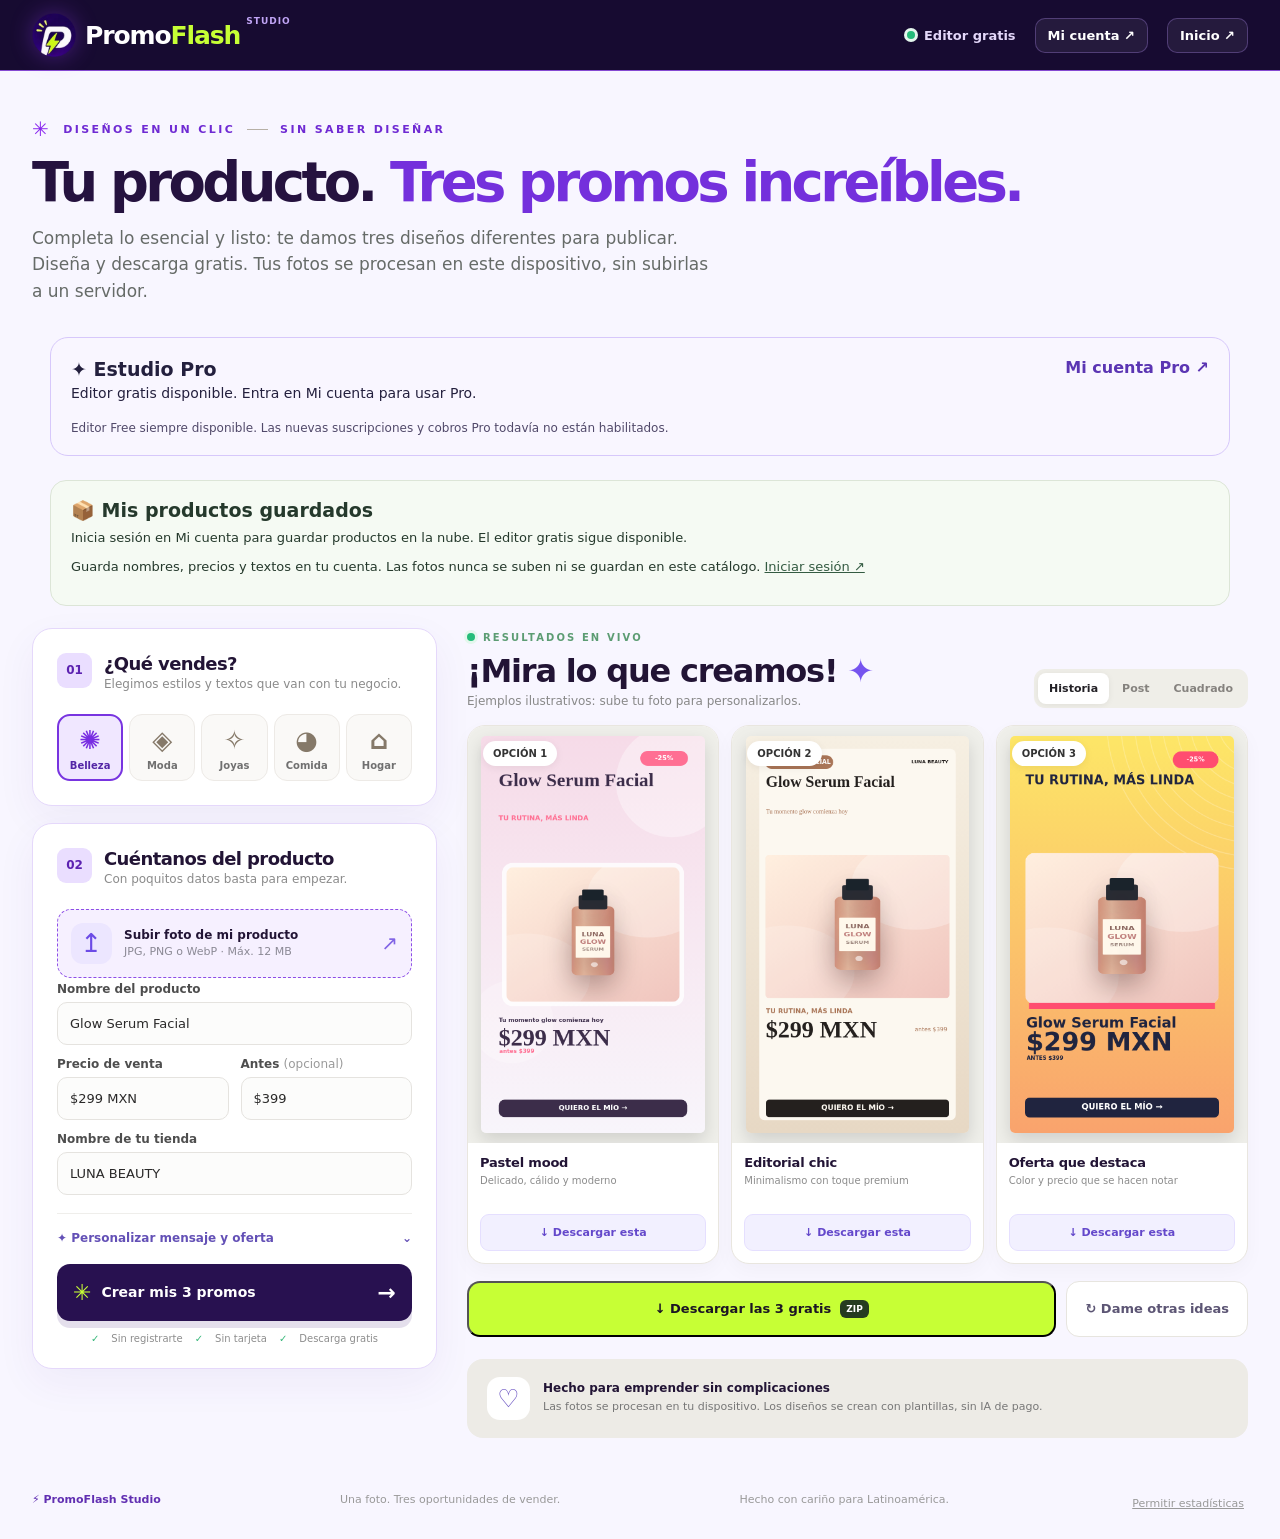
<file: editor.html>
<!DOCTYPE html>
<html lang="es">
<head>
  <meta charset="utf-8">
  <meta name="viewport" content="width=device-width,initial-scale=1">
  <meta name="theme-color" content="#150a2c">
  <meta name="description" content="Sube una foto y crea tres promociones para tus redes sociales en segundos, gratis y sin registrarte.">
  <title>Crear promos gratis | PromoFlash Studio</title>
  <link rel="stylesheet" href="editor.css">
  <link rel="icon" type="image/svg+xml" href="brand-symbol.svg">
  <link rel="stylesheet" href="brand.css?v=20261025">
  <style>.pf-pro-panel{max-width:1180px;margin:0 auto 24px;padding:20px;border:1px solid #d7c8fb;border-radius:18px;background:#f9f6ff;color:#24203e}.pf-pro-head{display:flex;gap:12px;align-items:start;justify-content:space-between}.pf-pro-head strong{font-size:19px}.pf-pro-head p{margin:5px 0 10px;font-size:14px}.pf-pro-head a{color:#5b35b3;font-weight:700}.pf-pro-panel label{display:block;font-weight:700;margin:8px 0}.pf-pro-panel select,.pf-pro-panel button{padding:10px 12px;border-radius:9px;border:1px solid #c4adee;font:inherit}.pf-pro-panel button{cursor:pointer;background:white;margin:5px}.pf-pro-panel button:disabled{opacity:.6}.pf-pro-panel .pf-pro-suggestions{display:grid;gap:8px;margin-top:12px}.pf-pro-panel .pf-pro-suggestions button{text-align:left;white-space:normal;overflow-wrap:anywhere}.pf-pro-panel small,.pf-pro-note{display:block;font-size:12px;color:#51496a;margin:10px 0 0}.pf-pro-more{margin-top:14px;padding-top:13px;border-top:1px solid #d7c8fb}.pf-pro-more h3{font-size:16px;margin:4px 0 10px}.pf-pro-more input{padding:9px;border:1px solid #c4adee;border-radius:8px;font:inherit}.pf-pro-panel [hidden]{display:none!important}@media(max-width:600px){.pf-pro-head{display:block}.pf-pro-panel{padding:16px}}</style>

  <style>
  .pf-catalog-panel{max-width:1180px;margin:0 auto 22px;padding:18px 20px;border:1px solid #dce5d7;border-radius:16px;background:#f5faf3;color:#25392c}
  .pf-catalog-panel h2{font-size:19px;margin:0 0 6px}.pf-catalog-panel p{font-size:13px;line-height:1.5;margin:5px 0 10px}
  .pf-catalog-panel a{color:#345b42;text-decoration:underline}.pf-catalog-panel [hidden]{display:none!important}
  .pf-catalog-panel button{padding:9px 12px;border:1px solid #b8d1b7;border-radius:9px;background:white;color:#25392c;cursor:pointer;font:inherit;font-size:12px;font-weight:750}
  .pf-catalog-panel button:disabled{opacity:.55}.pf-catalog-controls{display:flex;flex-wrap:wrap;gap:8px;margin-top:12px}
  .pf-catalog-list{display:grid;gap:7px;margin-top:12px;max-height:300px;overflow:auto}
  .pf-catalog-row{display:flex;align-items:center;gap:8px;padding:9px;background:#fff;border:1px solid #e0e8dc;border-radius:10px}
  .pf-catalog-row span{flex:1;min-width:0;overflow-wrap:anywhere;font-size:12px}
  @media(max-width:600px){.pf-catalog-row{flex-wrap:wrap}.pf-catalog-row span{flex-basis:100%}}
  </style>
</head>
<body class="pf-brand pf-editor">
<header class="site-header"><div class="head-inner">
  <a href="./index.html" class="wordmark" aria-label="PromoFlash, inicio"><img class="brand-symbol" src="brand-mark.png" alt="" width="44" height="44"><span class="brand-label"><span class="brand-promo">Promo</span><span class="brand-flash">Flash</span></span><sup>studio</sup></a>
  <div class="head-right"><span class="online-dot"></span><span>Editor gratis</span><a href="cuenta.html" class="head-link">Mi cuenta ↗</a><a href="./index.html" class="head-link">Inicio ↗</a></div>
</div></header>
<main class="shell">
  <section class="intro">
    <div class="eyebrow"><span class="sparkle">✳</span> DISEÑOS EN UN CLIC <span class="eyebrow-rule"></span> SIN SABER DISEÑAR</div>
    <h1>Tu producto. <em>Tres promos increíbles.</em></h1>
    <p>Completa lo esencial y listo: te damos tres diseños diferentes para publicar. Diseña y descarga gratis. Tus fotos se procesan en este dispositivo, sin subirlas a un servidor.</p>
  </section>
  <section class="pf-pro-panel" aria-label="Herramientas Pro opcionales">
    <div class="pf-pro-head"><div><strong>✦ Estudio Pro</strong><p id="pfProStatus" role="status" aria-live="polite">Verificando sesión…</p></div><a href="cuenta.html">Mi cuenta Pro ↗</a></div>
    <div id="pfProActions" hidden>
      <label for="pfProVoice">Estilo de tus textos comerciales</label>
      <select id="pfProVoice"><option value="cercano">Cercano</option><option value="elegante">Elegante</option><option value="energetico">Enérgico</option></select>
      <button id="pfProGenerate" type="button">Generar 3 titulares Pro</button>
      <button id="pfProRefresh" type="button">Actualizar acceso</button>
      <div id="pfProSuggestions"></div>
      <div class="pf-pro-more">
        <h3>Herramientas Pro · México</h3>
        <label for="pfProSeason">Pack de temporada</label>
        <select id="pfProSeason">
          <option value="buen_fin">Buen Fin</option>
          <option value="muertos">Día de Muertos</option>
          <option value="navidad">Navidad mexicana</option>
          <option value="clases">Regreso a clases</option>
        </select>
        <button id="pfProApplySeason" type="button">Aplicar pack al diseño</button>
        <button id="pfProWhatsApp" type="button">Copiar texto para WhatsApp</button>
        <button id="pfProNine" type="button">Descargar 9 PNG en ZIP</button>
        <label for="pfProCalendarMonth">Calendario de publicaciones</label>
        <input id="pfProCalendarMonth" type="month" aria-label="Mes del calendario de promociones">
        <button id="pfProCalendar" type="button">Descargar calendario .ics</button>
        <p id="pfProToolStatus" role="status" aria-live="polite"></p>
      </div>
      <small>Usamos el nombre de producto y tienda de este editor. Tus fotografías permanecen en este dispositivo; los textos se verifican en el servidor.</small>
    </div>
    <p class="pf-pro-note">Editor Free siempre disponible. Las nuevas suscripciones y cobros Pro todavía no están habilitados.</p>
  </section>
  <section class="pf-catalog-panel" aria-label="Catálogo privado de productos">
    <h2>📦 Mis productos guardados</h2>
    <p id="pfCatalogStatus" role="status" aria-live="polite">Comprobando acceso al catálogo…</p>
    <p>Guarda nombres, precios y textos en tu cuenta. Las fotos nunca se suben ni se guardan en este catálogo. <a href="cuenta.html">Iniciar sesión ↗</a></p>
    <div id="pfCatalogControls" hidden>
      <div class="pf-catalog-controls">
        <button id="pfCatalogSave" type="button">Guardar producto</button>
        <button id="pfCatalogNew" type="button">Nueva ficha (sin guardar)</button>
      </div>
      <div id="pfCatalogList" class="pf-catalog-list" aria-label="Productos guardados"></div>
    </div>
  </section>
  <div class="workbench">
    <section class="setup" aria-label="Datos de tu promoción">
      <div class="setup-card">
        <div class="step-heading"><span class="step-num">01</span><div><h2>¿Qué vendes?</h2><p>Elegimos estilos y textos que van con tu negocio.</p></div></div>
        <div class="category-grid" id="categoryGrid" role="group" aria-label="Rubro del negocio">
          <button class="category active" type="button" data-category="beauty" aria-pressed="true"><span class="category-icon">✺</span><span>Belleza</span></button>
          <button class="category" type="button" data-category="fashion" aria-pressed="false"><span class="category-icon">◈</span><span>Moda</span></button>
          <button class="category" type="button" data-category="jewelry" aria-pressed="false"><span class="category-icon">✧</span><span>Joyas</span></button>
          <button class="category" type="button" data-category="food" aria-pressed="false"><span class="category-icon">◕</span><span>Comida</span></button>
          <button class="category" type="button" data-category="home" aria-pressed="false"><span class="category-icon">⌂</span><span>Hogar</span></button>
        </div>
      </div>
      <div class="setup-card">
        <div class="step-heading"><span class="step-num">02</span><div><h2>Cuéntanos del producto</h2><p>Con poquitos datos basta para empezar.</p></div></div>
        <label for="photo" class="upload-area" id="dropZone"><span class="upload-icon">↥</span><span class="upload-main"><strong id="uploadLabel">Subir foto de mi producto</strong><small>JPG, PNG o WebP · Máx. 12 MB</small></span><span class="upload-arrow">↗</span></label>
        <input class="sr-only" type="file" id="photo" accept="image/png,image/jpeg,image/webp" aria-describedby="uploadError">
        <p id="uploadError" class="form-error" role="alert"></p>
        <div class="form-grid">
          <div class="field wide"><label for="productName">Nombre del producto</label><input id="productName" type="text" maxlength="46" value="Glow Serum Facial" placeholder="Ej. Serum vitamina C"></div>
          <div class="field"><label for="price">Precio de venta</label><input id="price" type="text" maxlength="18" value="$299 MXN" placeholder="$299 MXN"></div>
          <div class="field"><label for="oldPrice">Antes <span>(opcional)</span></label><input id="oldPrice" type="text" maxlength="18" value="$399" placeholder="$399"></div>
          <div class="field wide"><label for="brand">Nombre de tu tienda</label><input id="brand" type="text" maxlength="28" value="LUNA BEAUTY" placeholder="Mi tienda"></div>
        </div>
        <details class="more-settings" id="advancedSettings"><summary>✦ Personalizar mensaje y oferta <span>⌄</span></summary>
          <div class="advanced-fields">
            <div class="field"><label for="promoType">Tipo de promoción</label><select id="promoType"><option value="sale">Descuento</option><option value="new">Nuevo producto</option><option value="pack">Pack especial</option><option value="limited">Unidades limitadas</option></select></div>
            <div class="field"><label for="discount">Etiqueta de oferta</label><input id="discount" type="text" maxlength="15" value="-25%" placeholder="-25%"></div>
            <div class="field wide"><label for="headline">Titular</label><input id="headline" type="text" maxlength="42" value="TU RUTINA, MÁS LINDA" placeholder="El titular de tu promo"></div>
            <div class="field wide"><label for="subtitle">Texto de apoyo</label><input id="subtitle" type="text" maxlength="70" value="Tu momento glow comienza hoy" placeholder="Beneficio o mensaje corto"></div>
            <div class="field wide"><label for="cta">Llamado a la acción</label><input id="cta" type="text" maxlength="29" value="QUIERO EL MÍO →" placeholder="¡Lo quiero!"></div>
            <label class="checkbox"><input type="checkbox" id="containPhoto">Mostrar foto completa, sin recortar</label>
          </div>
        </details>
        <button id="generate" class="generate-button" type="button"><span>✳</span> Crear mis 3 promos <span class="button-arrow">→</span></button>
        <p class="microcopy"><span>✓</span> Sin registrarte <span>✓</span> Sin tarjeta <span>✓</span> Descarga gratis</p>
      </div>
    </section>
    <section class="results" id="resultSection" aria-label="Tus tres promociones">
      <div class="results-head"><div><div class="result-eyebrow"><span class="live-dot"></span> RESULTADOS EN VIVO</div><h2>¡Mira lo que creamos! <span class="little-star">✦</span></h2><p id="resultsNote">Tres estilos, una misma foto. Elige tu favorito.</p></div><div class="format-switch" role="group" aria-label="Formato de exportación"><button class="format active" data-format="story" aria-pressed="true">Historia</button><button class="format" data-format="post" aria-pressed="false">Post</button><button class="format" data-format="square" aria-pressed="false">Cuadrado</button></div></div>
      <div id="resultGallery" class="gallery" aria-live="polite"></div>
      <div class="result-actions"><button type="button" class="all-button" id="downloadAll">↓ Descargar las 3 gratis <span>ZIP</span></button><button type="button" class="remix-button" id="remix">↻ Dame otras ideas</button></div>
      <div class="result-foot"><div class="foot-icon">♡</div><div><b>Hecho para emprender sin complicaciones</b><span>Las fotos se procesan en tu dispositivo. Los diseños se crean con plantillas, sin IA de pago.</span></div></div>
    </section>
  </div>
  <footer class="footer"><span>⚡ PromoFlash Studio</span><span>Una foto. Tres oportunidades de vender.</span><span>Hecho con cariño para Latinoamérica.</span></footer>
</main>
<script src="config.js"></script>
<script src="analytics-editor.js" defer></script>
<script src="editor.js" defer></script>
<script type="module" src="editor-pro.mjs"></script>
<script type="module" src="editor-catalog.mjs"></script>
</body>
</html>
</file>
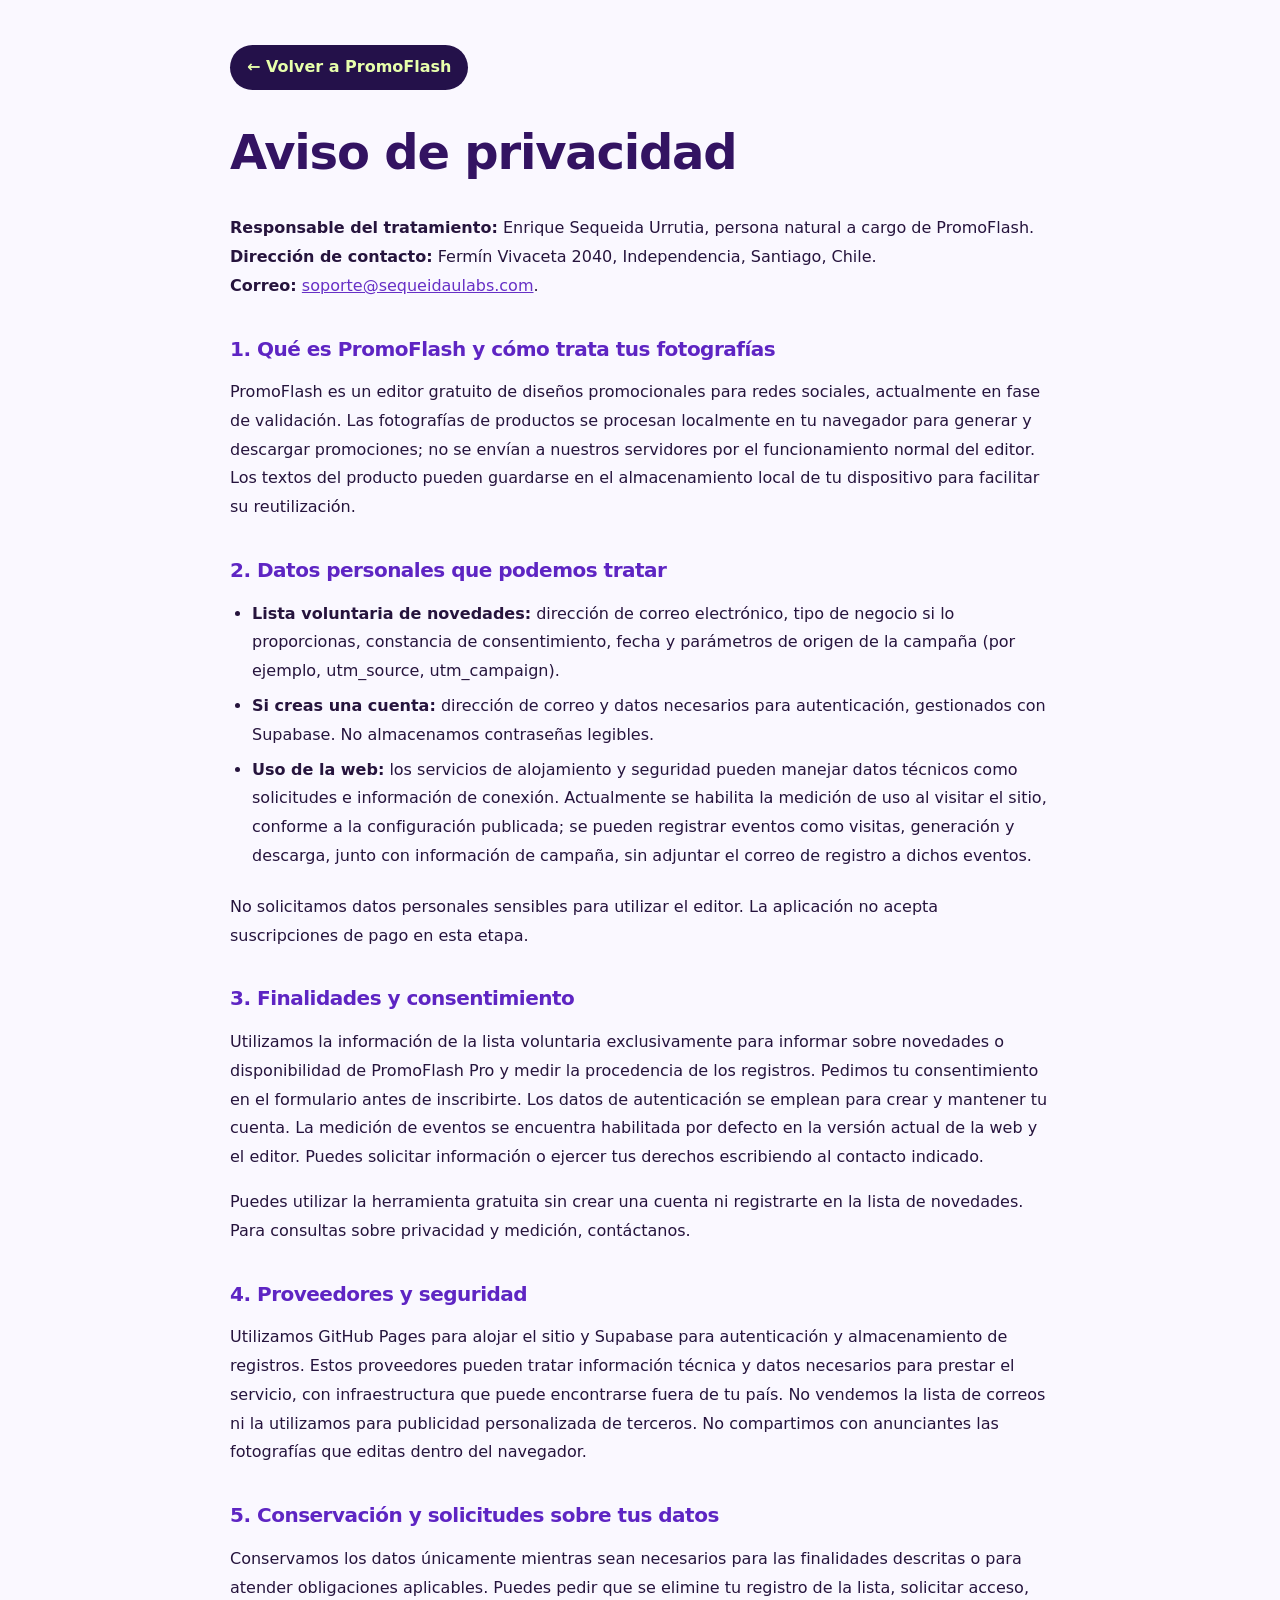
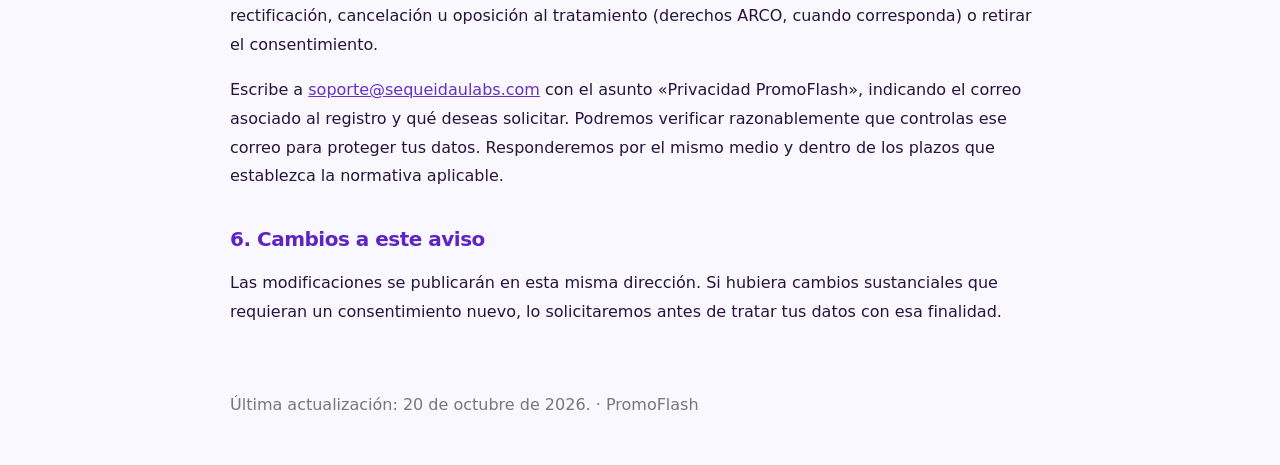
<file: privacidad.html>
<!doctype html>
<html lang="es">
<head><meta charset="utf-8"><meta name="viewport" content="width=device-width,initial-scale=1"><title>Aviso de privacidad · PromoFlash</title><meta name="description" content="Aviso de privacidad del editor gratuito PromoFlash, datos de contacto y derechos sobre la información personal."><style>body{font:16px/1.8 system-ui,-apple-system,Segoe UI,Arial,sans-serif;background:#faf9f8;color:#242239;max-width:820px;margin:45px auto;padding:0 24px}h1,h2{line-height:1.25;letter-spacing:-.025em}h1{font-size:clamp(2rem,5vw,3rem)}h2{margin-top:1.8em;font-size:1.25rem}a{color:#684ee3}strong{font-weight:750}footer{margin-top:65px;color:#777}ul{padding-left:22px}li{padding-bottom:6px}</style><link rel="icon" type="image/svg+xml" href="brand-symbol.svg"><link rel="stylesheet" href="brand.css?v=20261025"></head>
<body class="pf-brand pf-legal">
<a href="./">← Volver a PromoFlash</a>
<h1>Aviso de privacidad</h1>
<p><strong>Responsable del tratamiento:</strong> Enrique Sequeida Urrutia, persona natural a cargo de PromoFlash.<br>
<strong>Dirección de contacto:</strong> Fermín Vivaceta 2040, Independencia, Santiago, Chile.<br>
<strong>Correo:</strong> <a href="mailto:soporte@sequeidaulabs.com">soporte@sequeidaulabs.com</a>.</p>
<h2>1. Qué es PromoFlash y cómo trata tus fotografías</h2>
<p>PromoFlash es un editor gratuito de diseños promocionales para redes sociales, actualmente en fase de validación. Las fotografías de productos se procesan localmente en tu navegador para generar y descargar promociones; no se envían a nuestros servidores por el funcionamiento normal del editor. Los textos del producto pueden guardarse en el almacenamiento local de tu dispositivo para facilitar su reutilización.</p>
<h2>2. Datos personales que podemos tratar</h2>
<ul>
<li><strong>Lista voluntaria de novedades:</strong> dirección de correo electrónico, tipo de negocio si lo proporcionas, constancia de consentimiento, fecha y parámetros de origen de la campaña (por ejemplo, utm_source, utm_campaign).</li>
<li><strong>Si creas una cuenta:</strong> dirección de correo y datos necesarios para autenticación, gestionados con Supabase. No almacenamos contraseñas legibles.</li>
<li><strong>Uso de la web:</strong> los servicios de alojamiento y seguridad pueden manejar datos técnicos como solicitudes e información de conexión. Actualmente se habilita la medición de uso al visitar el sitio, conforme a la configuración publicada; se pueden registrar eventos como visitas, generación y descarga, junto con información de campaña, sin adjuntar el correo de registro a dichos eventos.</li>
</ul>
<p>No solicitamos datos personales sensibles para utilizar el editor. La aplicación no acepta suscripciones de pago en esta etapa.</p>
<h2>3. Finalidades y consentimiento</h2>
<p>Utilizamos la información de la lista voluntaria exclusivamente para informar sobre novedades o disponibilidad de PromoFlash Pro y medir la procedencia de los registros. Pedimos tu consentimiento en el formulario antes de inscribirte. Los datos de autenticación se emplean para crear y mantener tu cuenta. La medición de eventos se encuentra habilitada por defecto en la versión actual de la web y el editor. Puedes solicitar información o ejercer tus derechos escribiendo al contacto indicado.</p>
<p>Puedes utilizar la herramienta gratuita sin crear una cuenta ni registrarte en la lista de novedades. Para consultas sobre privacidad y medición, contáctanos.</p>
<h2>4. Proveedores y seguridad</h2>
<p>Utilizamos GitHub Pages para alojar el sitio y Supabase para autenticación y almacenamiento de registros. Estos proveedores pueden tratar información técnica y datos necesarios para prestar el servicio, con infraestructura que puede encontrarse fuera de tu país. No vendemos la lista de correos ni la utilizamos para publicidad personalizada de terceros. No compartimos con anunciantes las fotografías que editas dentro del navegador.</p>
<h2>5. Conservación y solicitudes sobre tus datos</h2>
<p>Conservamos los datos únicamente mientras sean necesarios para las finalidades descritas o para atender obligaciones aplicables. Puedes pedir que se elimine tu registro de la lista, solicitar acceso, rectificación, cancelación u oposición al tratamiento (derechos ARCO, cuando corresponda) o retirar el consentimiento.</p>
<p>Escribe a <a href="mailto:soporte@sequeidaulabs.com">soporte@sequeidaulabs.com</a> con el asunto «Privacidad PromoFlash», indicando el correo asociado al registro y qué deseas solicitar. Podremos verificar razonablemente que controlas ese correo para proteger tus datos. Responderemos por el mismo medio y dentro de los plazos que establezca la normativa aplicable.</p>
<h2>6. Cambios a este aviso</h2>
<p>Las modificaciones se publicarán en esta misma dirección. Si hubiera cambios sustanciales que requieran un consentimiento nuevo, lo solicitaremos antes de tratar tus datos con esa finalidad.</p>
<footer>Última actualización: 20 de octubre de 2026. · PromoFlash</footer>
</body></html>
</file>
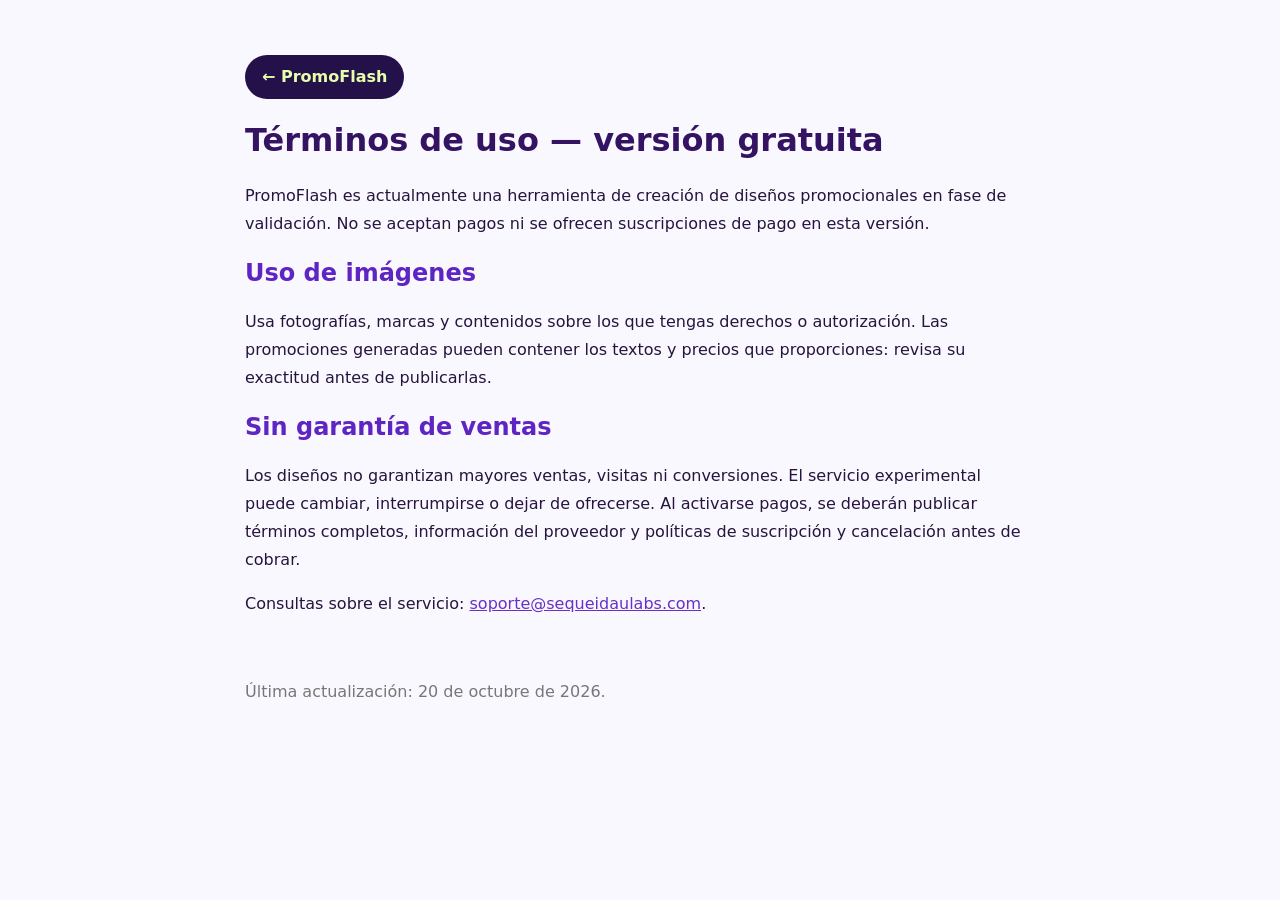
<file: terminos.html>
<!doctype html><html lang="es"><meta charset="utf-8"><meta name="viewport" content="width=device-width,initial-scale=1"><title>Términos · PromoFlash</title><style>body{font:16px/1.75 system-ui,sans-serif;background:#faf9f8;color:#242239;max-width:790px;margin:55px auto;padding:0 24px}h1,h2{line-height:1.25}a{color:#684ee3}footer{margin-top:60px;color:#777}</style><link rel="icon" type="image/svg+xml" href="brand-symbol.svg"><link rel="stylesheet" href="brand.css?v=20261025"><body class="pf-brand pf-legal"><a href="./">← PromoFlash</a><h1>Términos de uso — versión gratuita</h1><p>PromoFlash es actualmente una herramienta de creación de diseños promocionales en fase de validación. No se aceptan pagos ni se ofrecen suscripciones de pago en esta versión.</p><h2>Uso de imágenes</h2><p>Usa fotografías, marcas y contenidos sobre los que tengas derechos o autorización. Las promociones generadas pueden contener los textos y precios que proporciones: revisa su exactitud antes de publicarlas.</p><h2>Sin garantía de ventas</h2><p>Los diseños no garantizan mayores ventas, visitas ni conversiones. El servicio experimental puede cambiar, interrumpirse o dejar de ofrecerse. Al activarse pagos, se deberán publicar términos completos, información del proveedor y políticas de suscripción y cancelación antes de cobrar.</p><p>Consultas sobre el servicio: <a href="mailto:soporte@sequeidaulabs.com">soporte@sequeidaulabs.com</a>.</p><footer>Última actualización: 20 de octubre de 2026.</footer></body></html>
</file>
<file: editor.css>
:root{font-family:Inter,ui-sans-serif,system-ui,-apple-system,Segoe UI,Arial,sans-serif;color:#202224;background:#f7f6f2;font-synthesis:none}
*{box-sizing:border-box}html{scroll-behavior:smooth}body{margin:0}button,input,select{font:inherit}button{cursor:pointer}a{text-decoration:none;color:inherit}button:focus-visible,a:focus-visible,input:focus-visible,select:focus-visible,summary:focus-visible{outline:3px solid #765cff;outline-offset:3px}
.site-header{background:#fff;border-bottom:1px solid #eae8e3}.head-inner{max-width:1420px;margin:auto;padding:13px 32px;display:flex;align-items:center;justify-content:space-between}.wordmark{font-size:27px;letter-spacing:-1.9px;font-weight:950;display:flex;align-items:center}.flash-mark{display:inline-grid;place-items:center;background:#e8fd8b;color:#181a19;font-size:24px;width:40px;height:40px;border-radius:13px;margin-right:9px}.wordmark>span:not(.flash-mark){color:#785ff9}.wordmark sup{font-size:9px;color:#8d8d90;letter-spacing:1px;text-transform:uppercase;margin-left:6px;align-self:start;margin-top:3px}.head-right{display:flex;align-items:center;gap:9px;color:#676b6c;font-size:13px;font-weight:600}.online-dot,.live-dot{width:8px;height:8px;background:#26bc7a;border-radius:50%;display:inline-block;box-shadow:0 0 0 3px #e4f7ed}.head-link{border:1px solid #e8e8e8;border-radius:10px;padding:9px 12px;margin-left:10px;color:#202224}.shell{max-width:1420px;margin:0 auto;padding:46px 32px 0}.intro{margin-bottom:33px;max-width:1000px}.eyebrow{display:flex;align-items:center;gap:12px;font-size:11px;letter-spacing:2.4px;font-weight:950;color:#746b5e}.sparkle{font-size:20px;color:#6c52de}.eyebrow-rule{width:21px;height:1px;background:#b7b0a6}.intro h1{font-size:clamp(35px,4.25vw,65px);letter-spacing:-3.6px;line-height:1.12;margin:12px 0 11px;font-weight:950}.intro h1 em{font-style:normal;color:#775ef2}.intro p{font-size:17px;line-height:1.55;color:#666b68;margin:0;max-width:690px}.workbench{display:grid;grid-template-columns:minmax(335px,405px) minmax(0,1fr);gap:30px;align-items:start}.setup{display:grid;gap:17px}.setup-card{border-radius:20px;background:#fff;border:1px solid #efede9;box-shadow:0 5px 24px #1d1d1d08;padding:24px}.step-heading{display:flex;align-items:flex-start;gap:12px;margin-bottom:21px}.step-heading .step-num{font-size:12px;display:grid;place-items:center;background:#e9e4ff;color:#6e53d9;border-radius:9px;width:35px;height:35px;font-weight:950;flex:none}.step-heading h2{margin:0 0 2px;font-size:18px;letter-spacing:-.6px}.step-heading p{margin:0;color:#8b8b8b;font-size:12px;line-height:1.4}.category-grid{display:grid;grid-template-columns:repeat(5,1fr);gap:6px}.category{display:grid;justify-items:center;gap:5px;border:1px solid #edeae6;border-radius:13px;background:#faf9f7;padding:11px 2px 9px;font-size:10px;font-weight:750;color:#707070}.category:hover{border-color:#d6cfff}.category.active{border:2px solid #866cf5;background:#f4f0ff;color:#5840bd;padding:10px 1px 8px}.category-icon{font-size:26px;line-height:29px;color:#857969}.category.active .category-icon{color:#664cdb}.upload-area{display:flex;align-items:center;gap:12px;background:#faf9ff;border:1.5px dashed #b9a9fa;border-radius:14px;padding:13px;cursor:pointer;margin-bottom:4px}.upload-area:hover{background:#f4f0ff}.upload-icon{display:grid;place-items:center;width:41px;height:41px;background:#ece6ff;border-radius:12px;color:#6c4be6;font-size:26px}.upload-main{display:grid;gap:3px;flex:1;font-size:12px}.upload-main strong{font-size:12px}.upload-main small{font-size:11px;color:#8b8995}.upload-arrow{font-size:20px;color:#8063e5}.form-error{color:#c52e44;font-size:12px;min-height:0;margin:2px 0 0}.form-grid{display:grid;grid-template-columns:1fr 1fr;gap:12px}.field{min-width:0}.field.wide{grid-column:1/-1}.field>label{font-size:12px;font-weight:800;color:#4e4e4e;display:block;margin:0 0 6px}.field>label span{font-weight:500;color:#9a9a9a}.field input,.field select{border:1px solid #e5e3df;background:#fcfcfb;border-radius:10px;width:100%;min-width:0;height:43px;padding:10px 12px;color:#2a2929;font-size:13px}.field input:focus,.field select:focus{outline:2px solid #c5b9ff;border-color:#9582f5;background:#fff}.more-settings{border-top:1px solid #efeeeb;margin-top:18px;padding-top:17px}.more-settings summary{font-size:12px;font-weight:800;color:#6350b6;display:flex;justify-content:space-between;cursor:pointer;list-style:none}.more-settings summary::-webkit-details-marker{display:none}.more-settings[open] summary span{transform:rotate(180deg)}.advanced-fields{display:grid;grid-template-columns:1fr 1fr;gap:12px;margin-top:15px}.checkbox{display:flex;gap:7px;align-items:center;font-size:12px;color:#68676e;grid-column:1/-1}.checkbox input{accent-color:#7051f3}.generate-button{display:flex;align-items:center;gap:10px;width:100%;margin-top:19px;padding:16px;background:#26212d;color:#fff;border-radius:13px;border:0;font-size:14px;font-weight:900;box-shadow:0 5px 0 #11111818;transition:transform .15s}.generate-button:hover{background:#5740ad;transform:translateY(-2px)}.generate-button span:first-child{font-size:22px;color:#dffb82}.button-arrow{margin-left:auto;font-size:22px}.microcopy{display:flex;justify-content:center;gap:12px;font-size:10px;color:#8d8d8d;margin:12px 0 0}.microcopy span{color:#36b779}
.results{min-width:0}.results-head{display:flex;align-items:end;justify-content:space-between;gap:15px;margin:4px 0 17px}.result-eyebrow{font-size:10px;letter-spacing:2.1px;font-weight:900;color:#5c9c73;display:flex;align-items:center;gap:8px;margin-bottom:10px}.results-head h2{font-size:clamp(23px,2.5vw,32px);letter-spacing:-1.2px;margin:0 0 4px;line-height:1.15}.little-star{color:#7654ef}.results-head p{font-size:12px;color:#888;margin:0}.format-switch{display:flex;gap:2px;align-items:center;background:#efeee8;padding:4px;border-radius:11px;flex:none}.format{background:transparent;border:0;border-radius:8px;padding:9px 11px;font-size:11px;font-weight:800;color:#85827e}.format.active{background:#fff;color:#232126;box-shadow:0 1px 6px #00000010}
.gallery{display:grid;grid-template-columns:repeat(3,minmax(0,1fr));gap:12px}.design-card{min-width:0;background:white;border:1px solid #e9e6df;border-radius:18px;overflow:hidden;box-shadow:0 7px 20px #00000008;transition:transform .15s,box-shadow .15s}.design-card:hover{transform:translateY(-3px);box-shadow:0 12px 26px #00000013}.design-preview{padding:10px;background:#efefea;display:flex;align-items:center;justify-content:center;aspect-ratio:9/15;position:relative;overflow:hidden}.design-preview canvas{max-width:100%;max-height:100%;width:auto;height:auto;box-shadow:0 7px 18px #0002;border-radius:5px}.design-label{position:absolute;top:15px;left:15px;background:#fff;border-radius:30px;padding:7px 10px;font-size:10px;font-weight:900;color:#333;box-shadow:0 2px 8px #0001;z-index:1}.design-bottom{padding:12px}.design-bottom strong{font-size:13px;letter-spacing:-.2px;display:block;margin-bottom:4px}.design-bottom p{margin:0 0 12px;color:#8c8c8c;font-size:10px;line-height:1.4;min-height:28px}.card-download{background:#f2f0ff;color:#6448cb;border:1px solid #e5dfff;width:100%;border-radius:9px;font-size:11px;font-weight:900;padding:11px 4px}.card-download:hover{background:#e3daff}.result-actions{display:flex;gap:10px;margin-top:17px}.all-button,.remix-button{padding:17px 18px;border-radius:13px;font-size:13px;font-weight:900}.all-button{background:#dffe85;color:#202c16;flex:1;display:flex;justify-content:center;align-items:center;gap:9px}.all-button:hover{background:#cff66b}.all-button span{font-size:9px;background:#253c20;color:#fff;padding:4px 6px;border-radius:6px}.remix-button{background:#fff;border:1px solid #e7e5df;color:#5c5574}.remix-button:hover{background:#f5f2ff}.result-foot{margin-top:22px;padding:18px 20px;border-radius:16px;background:#edebe6;display:flex;align-items:center;gap:13px}.foot-icon{width:43px;height:43px;flex:none;background:#fff;border-radius:13px;display:grid;place-items:center;font-size:25px;color:#6851c1}.result-foot b{font-size:12px;display:block;margin-bottom:4px}.result-foot span{font-size:11px;line-height:1.5;color:#777;display:block}.footer{padding:55px 0 25px;display:flex;justify-content:space-between;gap:10px;color:#999;font-size:11px}.footer span:first-child{font-weight:900;color:#5d536b}.sr-only{position:absolute;width:1px;height:1px;margin:-1px;clip:rect(0,0,0,0);overflow:hidden;white-space:nowrap}
@media(max-width:1160px){.workbench{grid-template-columns:minmax(310px,365px) minmax(0,1fr);gap:18px}.shell{padding:34px 20px 0}.head-inner{padding:13px 20px}.results-head{display:block}.format-switch{display:inline-flex;margin-top:12px}.design-preview{aspect-ratio:9/15;padding:5px}.design-bottom{padding:10px}.design-label{left:9px;top:9px}}
@media(max-width:890px){.workbench{grid-template-columns:1fr}.setup{grid-template-columns:1fr 1fr}.intro h1{letter-spacing:-2px}.result-foot{margin-bottom:20px}.results-head{display:flex}.format-switch{margin:0}.setup-card{padding:19px}}
@media(max-width:640px){.head-inner{padding:12px 16px}.head-right>span:not(.online-dot){display:none}.head-link{margin-left:0}.shell{padding:28px 15px 0}.intro{margin-bottom:23px}.intro h1{font-size:37px;letter-spacing:-2px}.intro p{font-size:14px}.eyebrow{font-size:9px;letter-spacing:1px}.setup{grid-template-columns:1fr}.setup-card{padding:19px}.results-head{display:block}.format-switch{margin-top:12px}.gallery{gap:7px}.design-preview{padding:5px;aspect-ratio:7/13}.design-label{font-size:8px;padding:5px 7px}.design-bottom{padding:7px}.design-bottom strong{font-size:10px}.design-bottom p{display:none}.card-download{font-size:10px;margin-top:8px;padding:9px 1px}.result-actions{display:grid;gap:9px}.result-foot{padding:14px}.footer{display:grid;padding-top:32px;gap:8px}.form-grid{gap:8px}}
@media(prefers-reduced-motion:reduce){*{scroll-behavior:auto!important;transition:none!important}}
</file>
<file: brand.css>
/* PromoFlash neon identity, 2026-10-25.
   Brand-only layer loaded AFTER legacy styles. Functional JS and payment/auth logic untouched.
   Color targets: night #150a2c, violet #8237f5, lime #c7ff35. */
:root{--pf-night:#150a2c;--pf-deep:#0e061e;--pf-violet:#8237f5;--pf-lime:#c7ff35;--pf-lavender:#d7c5ff;--pf-ink:#221435;--pf-paper:#faf8ff}
body.pf-brand{accent-color:var(--pf-violet)}
body.pf-brand :is(a,button,input,select,summary):focus-visible{outline:3px solid var(--pf-lime);outline-offset:3px}
body.pf-brand .brand-symbol{display:block;width:44px;height:44px;flex:none;object-fit:contain;filter:drop-shadow(0 0 11px #993bff5c)}
body.pf-brand .brand-label{display:inline-flex;align-items:baseline;white-space:nowrap}
body.pf-brand .brand-promo{color:#fff!important}
body.pf-brand .brand-flash{color:var(--pf-lime)!important}
body.pf-brand .brand-symbol + .brand-label{margin-left:9px}

/* Homepage: dark, high-contrast hero matching Facebook creative. */
body.pf-landing{background:var(--pf-night);color:#fff;--ink:var(--pf-ink);--purple:var(--pf-violet);--lime:var(--pf-lime);--cream:var(--pf-paper)}
.pf-landing .announcement{background:#0d061e;border-bottom:1px solid #6938b547;color:#ede5ff}
.pf-landing .announcement a{color:var(--pf-lime)}
.pf-landing .topbar{background:#160b30f5;border-bottom:1px solid #9470e331;box-shadow:0 12px 36px #0b041524}
.pf-landing .logo{font-size:25px;font-weight:950;letter-spacing:-1.25px;color:#fff}
.pf-landing .navlinks{color:#e5dafa}
.pf-landing .navlinks a:hover{color:var(--pf-lime)}
.pf-landing .btn-primary,.pf-landing .navcta{background:var(--pf-lime);color:var(--pf-night);box-shadow:0 9px 26px #c7ff3524}
.pf-landing .btn-lime{background:var(--pf-lime);color:#130921;box-shadow:0 16px 42px #c7ff3533}
.pf-landing .btn-dark{background:#27134f;color:#fff}
.pf-landing .hero{position:relative;isolation:isolate;padding-top:75px;padding-bottom:85px}
.pf-landing .hero:before{content:"";position:absolute;z-index:-3;pointer-events:none;inset:0 -15%;background:radial-gradient(circle at 78% 43%,#7830ed70,transparent 37%),radial-gradient(circle at 14% 5%,#5433a63a,transparent 42%);filter:blur(4px)}
.pf-landing .hero h1{color:#fff;text-shadow:0 5px 35px #11052255}
.pf-landing .hero .brush{color:var(--pf-lime)}
.pf-landing .hero .brush:after{background:var(--pf-violet);opacity:.92;z-index:-1;height:9px}
.pf-landing .eyebrow{background:#382060;border:1px solid #7043aa;color:#e3cfff}
.pf-landing .eyebrow .dot{background:var(--pf-lime);box-shadow:0 0 0 4px #c7ff3526}
.pf-landing .hero-lede{color:#d4cce9}
.pf-landing .hero-lede b{color:#fff}
.pf-landing .trust,.pf-landing .mini-features{color:#e7dafb}
.pf-landing .check{background:#3d6a1c;color:var(--pf-lime)}
.pf-landing .hero-bg-circle{background:radial-gradient(circle at 40% 35%,#a863ff 2%,#5520bd 50%,#36116d 73%,#1a0a3a 88%);box-shadow:0 0 95px #9d4bff79}
.pf-landing .hero-rays{opacity:.21;filter:hue-rotate(25deg)}
.pf-landing .poster{border-color:#fff;box-shadow:0 28px 80px #080316a8,0 0 35px #a53bff45}
.pf-landing .float-tag{background:#381768;border:1px solid #9264e0;color:#fff;box-shadow:0 20px 45px #09021788}
.pf-landing .float-tag.bottom{background:var(--pf-lime);border:0;color:#170b31;box-shadow:0 14px 36px #c7ff3536}
.pf-landing .ticker{background:var(--pf-lime);color:#160a2b;border-color:#9dec1d}
.pf-landing .samples,.pf-landing .pricing,.pf-landing .faq{background:var(--pf-paper);color:var(--pf-ink);border-radius:40px}
.pf-landing .samples{margin-top:30px}
.pf-landing .section-head em,.pf-landing .how h2 em{color:#7025dd}
.pf-landing .kicker{color:#7433d8}
.pf-landing .sample{border:1px solid #e8dafa;box-shadow:0 20px 48px #4919a512}
.pf-landing .sample-tag{background:#efe5ff;color:#6524ca!important}
.pf-landing .how{background:#eee8ff;color:var(--pf-ink)}
.pf-landing .step{border-color:#e3d8ff;box-shadow:0 16px 32px #5939ad0e}
.pf-landing .step-one{background:#ddd0ff}
.pf-landing .step-two{background:#dcffa6}
.pf-landing .step-three{background:#f4dfff}
.pf-landing .purple-band{background:linear-gradient(125deg,#29115b,#170b35 57%,#35116d)}
.pf-landing .purple-band .kicker.white{color:var(--pf-lime)}
.pf-landing .band-art{background:radial-gradient(circle,#8546fa 2%,#422083 52%,transparent 72%)}
.pf-landing .pricing{margin-top:35px}
.pf-landing .price-card.current{border-color:#7434e8;box-shadow:0 20px 48px #7f39ec14}
.pf-landing .price-card.coming{background:#eee6ff}
.pf-landing .price-card .btn-dark{background:var(--pf-night);color:#fff}
.pf-landing .faq{margin-top:14px;margin-bottom:22px}
.pf-landing .lead-shell{background:linear-gradient(120deg,#d6ff9a,#e8dbff);border:1px solid #b6da91;color:#291839;box-shadow:0 20px 50px #0003}
.pf-landing .lead-form{box-shadow:0 20px 46px #37166a24}
.pf-landing .lead-form button{background:#28134e;color:#fff}
.pf-landing .lead-form .consent{color:#544761}
.pf-landing .final-cta{background:linear-gradient(105deg,#4617a5,#8135ee 65%,#4c1b99)}
.pf-landing .final-cta .btn-lime{box-shadow:0 14px 44px #c7ff3540}
.pf-landing .footer{background:#0d061d;border-top:1px solid #5a32874a;color:#fff}
.pf-landing .footer .logo{font-size:23px}
.pf-landing .footer-inner p,.pf-landing .foot-end{color:#bcb0d4}
.pf-landing .footer-inner>div:last-child{color:#e6d7ff}
.pf-landing .footer a:hover{color:var(--pf-lime)}

/* Editor: same brand header and accent, with accessible light work area. */
body.pf-editor{background:#f8f6ff;color:var(--pf-ink)}
.pf-editor .site-header{background:#170b31;color:#fff;border-bottom:1px solid #8549d2}
.pf-editor .wordmark{font-size:25px;letter-spacing:-1.1px;color:#fff}
.pf-editor .wordmark sup{color:#c1a5f6}
.pf-editor .head-right{color:#e3d7f9}
.pf-editor .head-link{color:#fff;background:#ffffff10;border-color:#8267b478}
.pf-editor .head-link:hover{background:#ffffff24}
.pf-editor .intro h1{color:#25123f}
.pf-editor .intro h1 em{color:#7430dc}
.pf-editor .eyebrow{color:#6f2ad3}
.pf-editor .sparkle{color:#8926ef}
.pf-editor .setup-card{border-color:#e5d8fb;box-shadow:0 14px 40px #4f209a0e}
.pf-editor .step-heading .step-num{background:#eadeff;color:#5c22b1}
.pf-editor .category.active{border-color:#7834e0;background:#f0e7ff;color:#5426a6}
.pf-editor .category.active .category-icon{color:#782de2}
.pf-editor .upload-area{border-color:#8d4de7;background:#f6f0ff}
.pf-editor .upload-area:hover{background:#e9ddff}
.pf-editor .generate-button{background:#281150;color:#fff;box-shadow:0 7px 0 #43227824}
.pf-editor .generate-button:hover{background:#6a21c8}
.pf-editor .generate-button span:first-child{color:var(--pf-lime)}
.pf-editor .all-button{background:var(--pf-lime);color:#1b1524}
.pf-editor .all-button:hover{background:#b7f923}
.pf-editor .footer span:first-child{color:#612fb2}

/* Account page: reuse visual identity without modifying its auth/CSP. */
body.pf-account{background:#f8f6ff;color:var(--pf-ink)}
.pf-account header{background:#170b31;color:#fff;border-bottom-color:#8250d7}
.pf-account header a:first-child{display:inline-flex;align-items:center;font-weight:950;letter-spacing:-.6px;color:#fff;text-decoration:none}
.pf-account header a:last-child{color:var(--pf-lime)}
.pf-account .brand-symbol{width:38px;height:38px;margin-right:10px}
.pf-account .brand-promo{color:#fff}
.pf-account .brand-flash{color:var(--pf-lime)}
.pf-account h1{color:#25123f}
.pf-account .eyebrow{color:#7430dc}
.pf-account .card{border-color:#e7d9fc;box-shadow:0 24px 52px #40127313}
.pf-account button{background:#5e23c4;color:#fff}
.pf-account button:hover:not(:disabled){background:#45139d}
.pf-account .pill{background:#eee5ff;color:#5b24ae}
.pf-account button.outline{background:#eee5ff;color:#512795}
.pf-account #resetPassword{background:transparent;color:#5b24ae}
.pf-account #resetPassword:hover{background:transparent;color:#3d147e}
.pf-account footer{color:#6d6281}

/* Plain legal pages: visual wrapper only, legal wording unchanged. */
body.pf-legal{background:#faf8ff;color:#26143d}
.pf-legal>a:first-child{display:inline-flex;align-items:center;border-radius:999px;background:#24114a;color:#e7ffab!important;padding:8px 17px;font-weight:700;text-decoration:none}
.pf-legal h1{color:#331362}
.pf-legal h2{color:#5e25c3}
.pf-legal a{color:#6730c6}

@media(max-width:800px){
  body.pf-brand .brand-symbol{width:38px;height:38px}
  .pf-landing .samples,.pf-landing .pricing,.pf-landing .faq{border-radius:24px}
  .pf-landing .hero{padding-top:55px}
  .pf-landing .hero:before{inset:-30px -5%}
}
@media(max-width:600px){
  .pf-landing .logo,.pf-editor .wordmark{font-size:21px}
  body.pf-brand .brand-symbol{width:35px;height:35px}
  .pf-landing .hero{padding-top:47px;padding-bottom:36px}
  .pf-landing .hero:before{inset:-15px -2%}
  .pf-landing .samples,.pf-landing .pricing,.pf-landing .faq{border-radius:16px}
  .pf-landing .samples{margin-top:12px}
  .pf-landing .float-tag.top{right:0}
  .pf-account header a:first-child{font-size:17px}
  .pf-account .brand-symbol{width:31px;height:31px;margin-right:5px}
}
@media(prefers-reduced-motion:reduce){.pf-landing .btn:hover,.pf-editor .generate-button:hover{transform:none}}
</file>
